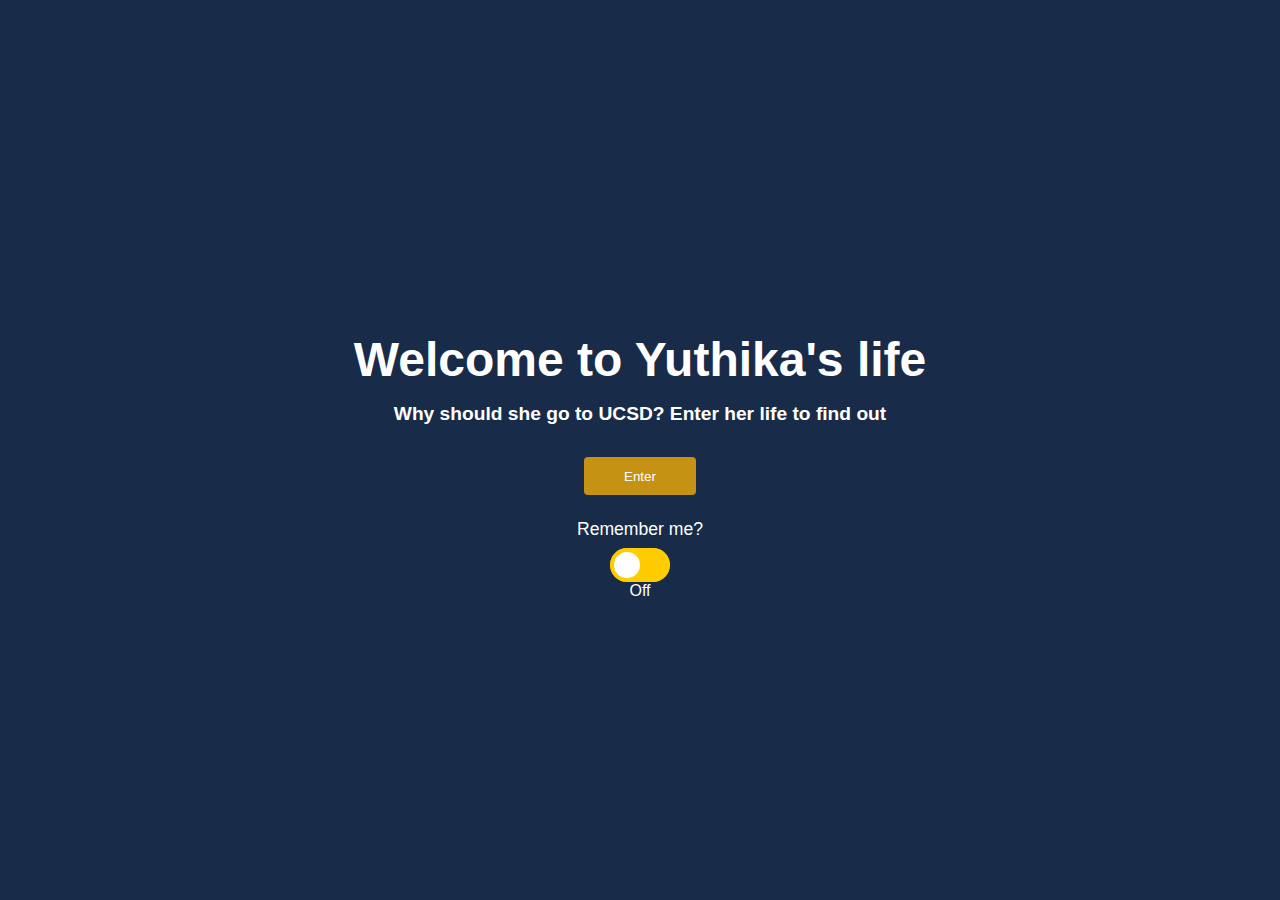
<file: index.html>
<!DOCTYPE html>
<html>
<head>
    <title>Welcome to Yuthika's life</title>
    <link rel="stylesheet" type="text/css" href="styles.css">
    <style>
        /* Styling preloader */
        .preloader {
            position: fixed;
            top: 0;
            left: 0;
            width: 100vw;
            height: 100vh;
            background-color: rgba(255, 255, 255, 0.8); /* Semi-transparent background */
            display: none; /* Initially hidden */
            justify-content: center;
            align-items: center;
            z-index: 1000;
        }

        .preloader img {
            max-width: 90%; /* Set maximum width for responsiveness */
            max-height: 90%; /* Set maximum height for responsiveness */
        }

        /* Your existing styles */
        h1,
        h2,
        .on-off-label {
            color: white; /* Set text color to white */
        }

        #toggleMessage {
            color: white; /* Set text color to white */
            font-family: Jokerman, cursive; /* Set font to Jokerman */
            font-size: 28px; /* Increase font size */
            display: none; /* Initially hidden */
        }
    </style>
</head>
<body>
    <!-- Your existing content -->
    <h1>Welcome to Yuthika's life</h1>
    <h2>Why should she go to UCSD? Enter her life to find out</h2>

    <!-- Button to trigger preloader -->
    <button id="loginButton" class="bigButton">Enter</button>
    
    <!-- Preloader with GIF -->
    <div class="preloader" id="preloader">
        <img src="Copy of Me.gif" alt="Loading..." style="width: 600px; height: 400px;">
    </div>

    <!-- Your existing content -->
    <div class="toggleContainer">
        <label for="toggleButton" class="rememberLabel">Remember me?</label>
        <label class="switch">
            <input type="checkbox" id="toggleButton">
            <span class="slider round"></span>
        </label>
        <span class="on-off-label">Off</span>
    </div>
    <p id="toggleMessage">please</p>

    <!-- Your existing script -->
    <script src="script.js"></script>
    <script>
        // Get the preloader element
        var preloader = document.getElementById("preloader");

        // Add event listener to the enter button
        document.getElementById("loginButton").addEventListener("click", function() {
            // Show the preloader
            preloader.style.display = "flex";

            // Navigate to next page after a delay
            setTimeout(function() {
                window.location.href = "Page1.html"; // Replace with the URL of your next page
            }, 5000); // Adjust the delay (in milliseconds) as needed
        });

        // Toggle the display of "please" message based on the toggle button state
        document.getElementById("toggleButton").addEventListener("change", function() {
            var toggleMessage = document.getElementById("toggleMessage");
            toggleMessage.style.display = this.checked ? "block" : "none";

            // Toggle between "On" and "Off" labels
            var onOffLabel = document.querySelector(".on-off-label");
            onOffLabel.textContent = this.checked ? "On" : "Off";
        });
    </script>
</body>
</html>
</file>
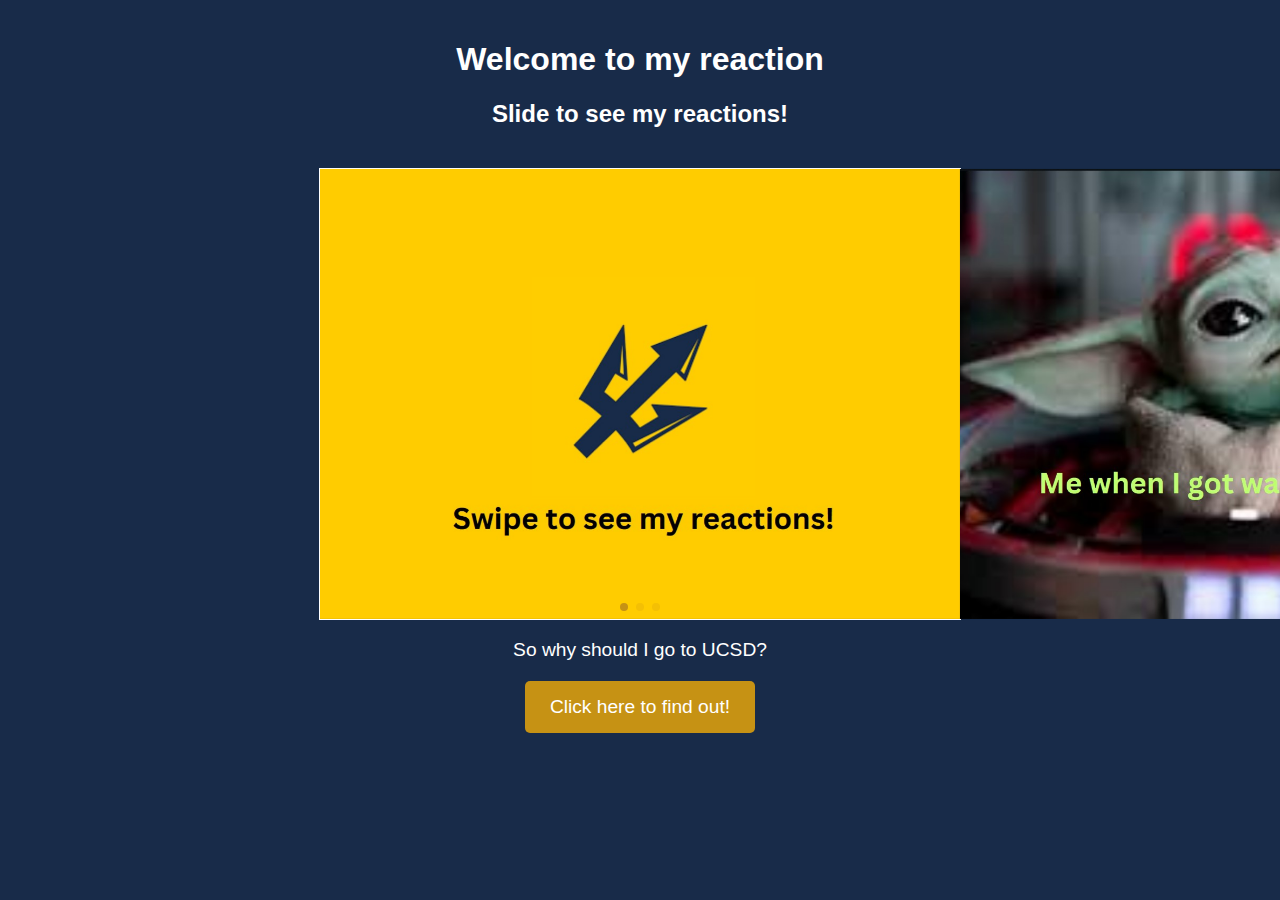
<file: Page1.html>
<script src="scripts2.js"></script>
<!DOCTYPE html>
<html>
<head>
    <title>Reaction page</title>
    <link rel="stylesheet" href="https://unpkg.com/swiper/swiper-bundle.min.css">
    <style>
        body {
            background-color: #182b49;
            font-family: Arial, sans-serif;
            color: white;
            margin: 0;
            padding: 0;
        }

        .header {
            text-align: center;
            padding: 20px;
        }

        .swiper-container {
            width: 50%;
            height: 50vh; /* Adjust height as needed */
            border: 1px solid white;
            margin: 0 auto; /* Center the slider horizontally */
            position: relative; /* Position relative for pagination */
        }

        .swiper-slide {
            width: 100%;
            height: 100%;
            background-size: cover;
            background-repeat: no-repeat;
            background-position: center;
        }

        .swiper-pagination {
            position: absolute;
            bottom: 10px; /* Adjust the distance from the bottom */
            left: 0; /* Position dots on the left */
            right: 0; /* Position dots on the right */
            margin: 0 auto; /* Center horizontally */
            z-index: 10; /* Ensure dots are above the slides */
        }

        .swiper-pagination-bullet {
            background-color: #c69214 !important;
        }

        h1, h2 {
            text-align: center;
        }

        .bigButton {
            background-color: #c69214;
            color: white;
            padding: 15px 25px; /* Increased padding */
            border: none;
            border-radius: 5px;
            cursor: pointer;
            display: block;
            margin: 20px auto;
            text-align: center;
            font-size: 1.2rem; /* Increased font size */
        }

        .bigButton:hover {
            background-color: #ffcc00;
        }

        .buttonText {
            color: white;
            font-size: 1.2rem; /* Increased font size */
        }

        .ucsdText {
            color: white;
            text-align: center;
            margin-bottom: 10px;
            font-size: 1.2rem; /* Increased font size */
        }
    </style>
</head>
<body>
    <div class="header">
        <h1>Welcome to my reaction</h1>
        <h2>Slide to see my reactions!</h2>
    </div>

    <div class="swiper-container">
        <div class="swiper-wrapper">
            <div class="swiper-slide" style="background-image:url('random\ 1.jpg')"></div>
            <div class="swiper-slide" style="background-image:url('random\ 3.jpg')"></div>
            <div class="swiper-slide" style="background-image:url('random\ 4.jpg')"></div>
        </div>
        <div class="swiper-pagination"></div>
    </div>

    <p class="ucsdText">So why should I go to UCSD?</p>

    <button id="ucsdButton" class="bigButton" onclick="window.location.href='page2.html'">
        <span class="buttonText">Click here to find out!</span>
    </button>

    <script src="https://unpkg.com/swiper/swiper-bundle.min.js"></script>
    <script>
        document.addEventListener('DOMContentLoaded', function () {
            var swiper = new Swiper('.swiper-container', {
                direction: 'horizontal',
                loop: true,
                pagination: {
                    el: '.swiper-pagination',
                },
                autoplay: {
                    delay: 3000, // milliseconds
                },
                speed: 1000, // milliseconds
            });
        });
    </script>
</body>
</html>
</file>
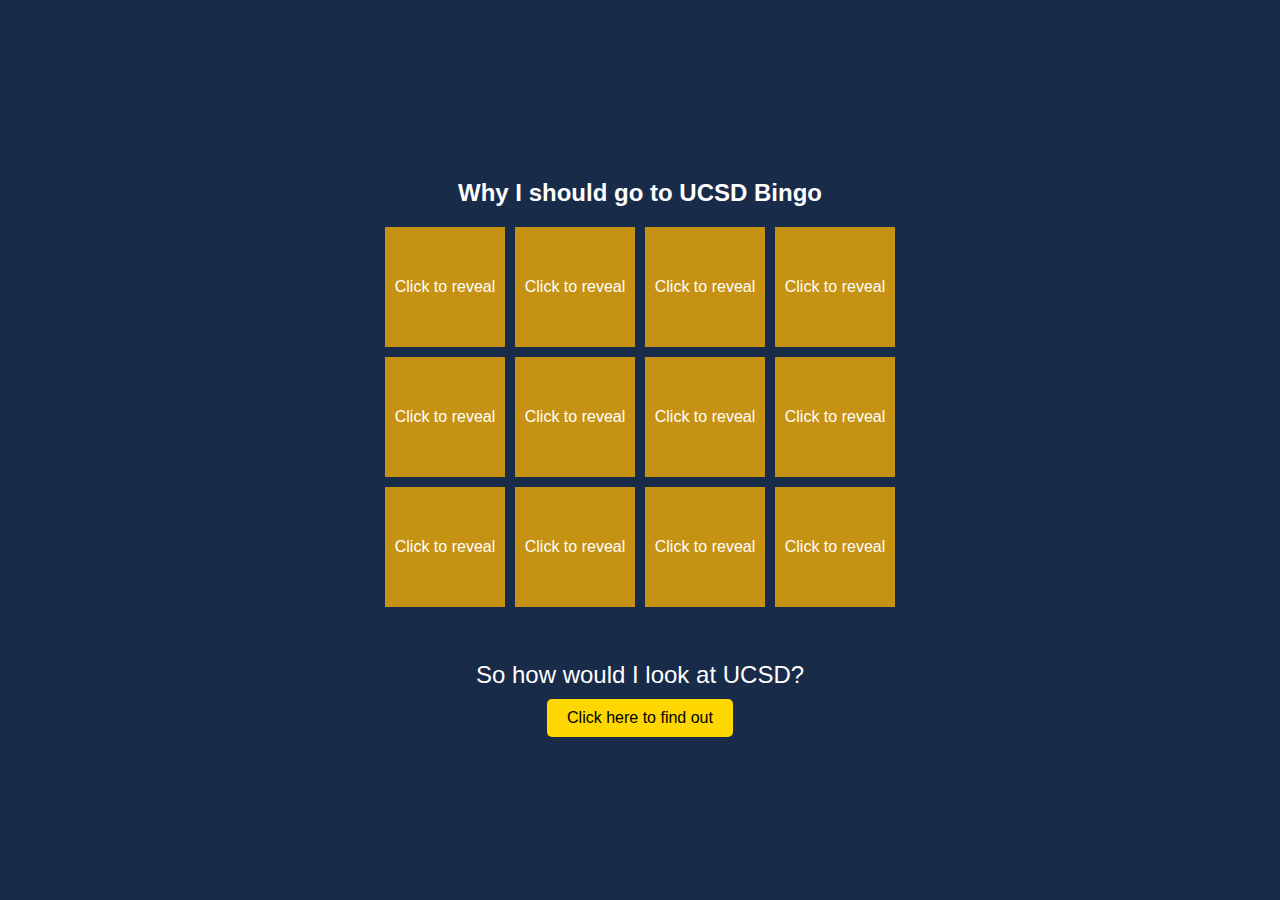
<file: page2.html>
<!DOCTYPE html>
<html lang="en">
<head>
    <meta charset="UTF-8">
    <meta name="viewport" content="width=device-width, initial-scale=1.0">
    <title>Why I should go to UCSD Bingo</title>
    <style>
        body {
            background-color: #182b49;
            font-family: Arial, sans-serif;
            color: white;
            margin: 0;
            padding: 0;
            display: flex;
            flex-direction: column;
            align-items: center;
            justify-content: center;
            height: 100vh;
        }

        .bingo-title {
            font-size: 24px;
            margin-bottom: 20px;
        }

        .bingo-row {
            display: flex;
            justify-content: center;
            align-items: center;
            margin-bottom: 10px;
        }

        .bingo-card {
            width: 120px; /* Adjust card width */
            height: 120px; /* Adjust card height */
            background-color: #c69214;
            display: flex;
            justify-content: center;
            align-items: center;
            color: white; /* Text color */
            cursor: pointer;
            transition: background-color 0.3s ease;
            margin-right: 10px;
        }

        .bingo-card:last-child {
            margin-right: 0;
        }

        .bingo-card:hover {
            background-color: #ffcc00; /* Change color on hover */
        }

        .bingo-text {
            text-align: center;
        }

        .find-out {
            margin-top: 20px;
            display: flex;
            flex-direction: column;
            align-items: center;
        }

        .find-out p {
            font-size: 20px; /* Increase the size of the text */
            margin-bottom: 10px; /* Add spacing below the text */
        }

        .find-out button {
            background-color: #FFD700; /* Yellow */
            color: black; /* Black text on yellow button */
            padding: 10px 20px;
            font-size: 16px;
            border: none;
            border-radius: 5px;
            cursor: pointer;
            text-decoration: none; /* Remove underline */
        }

        .find-out button:hover {
            background-color: #FFC100; /* Darker yellow on hover */
        }
    </style>
</head>
<body>
    <h1 class="bingo-title">Why I should go to UCSD Bingo</h1>

    <div class="bingo-row">
        <div class="bingo-card" onclick="revealText(this, 'I made this website before my portfolio website because I love UCSD')">
            <div class="bingo-text">Click to reveal</div>
        </div>
        <div class="bingo-card" onclick="revealText(this, 'I want to be the first CS developer in my family')">
            <div class="bingo-text">Click to reveal</div>
        </div>
        <div class="bingo-card" onclick="revealText(this, 'I want to write Love and Breakup Letters to the library')">
            <div class="bingo-text">Click to reveal</div>
        </div>
        <div class="bingo-card" onclick="revealText(this, 'I want to continue researching wild animal detection in farmlands at Undergraduate Research Hub.')">
            <div class="bingo-text">Click to reveal</div>
        </div>
    </div>

    <div class="bingo-row">
        <div class="bingo-card" onclick="revealText(this, 'I want to encourage people to leverage technology for sustainability')">
            <div class="bingo-text">Click to reveal</div>
        </div>
        <div class="bingo-card" onclick="revealText(this, 'I want to be guided by Professors Vineet Bafna and Katie Cezo')">
            <div class="bingo-text">Click to reveal</div>
        </div>
        <div class="bingo-card" onclick="revealText(this, 'I want to display my Triton Pride')">
            <div class="bingo-text">Click to reveal</div>
        </div>
        <div class="bingo-card" onclick="revealText(this, 'I want to encourage more girls in STEM')">
            <div class="bingo-text">Click to reveal</div>
        </div>
    </div>

    <div class="bingo-row">
        <div class="bingo-card" onclick="revealText(this, 'I am excited to use TritonGPT at campus')">
            <div class="bingo-text">Click to reveal</div>
        </div>
        <div class="bingo-card" onclick="revealText(this, 'I want to bridge the gap between humans and technology')">
            <div class="bingo-text">Click to reveal</div>
        </div>
        <div class="bingo-card" onclick="revealText(this, 'To learn more about AI projects like AI Fire-Detection Tool made by UCSD ')">
            <div class="bingo-text">Click to reveal</div>
        </div>
        <div class="bingo-card" onclick="revealText(this, 'I love UCSD since it is my top choice')">
            <div class="bingo-text">Click to reveal</div>
        </div>
    </div>

    <div class="find-out">
        <p style="font-size: 24px;">So how would I look at UCSD?</p> <!-- Bigger text size -->
        <a href="page3.html"><button>Click here to find out</button></a>
    </div>

    <script>
        function revealText(card, text) {
            card.innerHTML = "<div class='bingo-text'>" + text + "</div>"; // Add your text here
            card.style.backgroundColor = "#0056b3"; // Change background color
            card.style.transition = "none"; // Disable transition after reveal
            card.onclick = null; // Remove onclick event to prevent further clicks
        }
    </script>
</body>
</html>
</file>
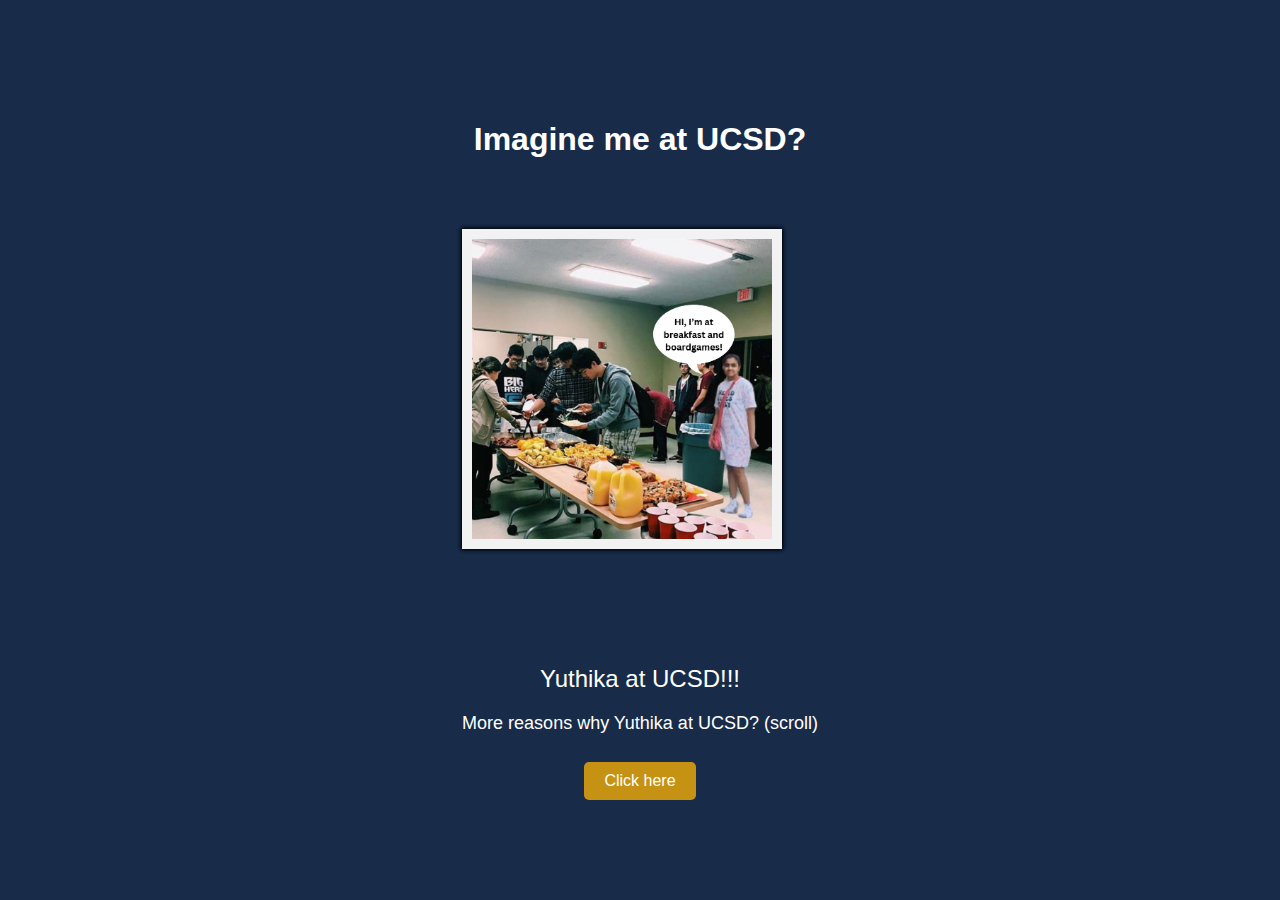
<file: page3.html>
<!DOCTYPE html>
<html lang="en">
<head>
  <meta charset="UTF-8">
  <meta name="viewport" content="width=device-width, initial-scale=1.0">
  <title>Yuthika at UCSD</title>
  <style>
    body {
      margin: 0;
      min-height: 100vh;
      display: grid;
      place-content: center;
      background: #182b49; /* Set background color */
      color: white; /* Set text color */
      overflow: auto; /* Allow scrolling */
    }

    h1 {
      font-family: sans-serif; /* Change font to sans-serif */
      text-align: center;
    }

    .gallery {
      --d: 10s;
      display: grid;
      width: 300px; /* Adjust the width of the gallery */
      grid-template-columns: repeat(auto-fill, minmax(220px, 1fr)); /* Adjust the column layout */
      gap: 20px; /* Adjust the gap between images */
      margin-top: 50px; /* Adjust the margin-top to move the carousel down */
    }

    .gallery > img {
      grid-area: 1/1;
      width: 100%;
      aspect-ratio: 1;
      object-fit: cover;
      border: 10px solid #f2f2f2;
      box-shadow: 0 0 4px #0007;
      z-index: 2;
      animation: slide var(--d) infinite, z-order var(--d) infinite steps(1);
    }

    .gallery img:last-child {
      animation-name: slide, z-order-last;
    }

    .gallery > img:nth-child(1) {
      animation-delay: calc(0*var(--d));
      --r: -18deg; /* Increased orientation */
    }

    .gallery > img:nth-child(2) {
      animation-delay: calc(-0.2*var(--d));
      --r: -16deg; /* Increased orientation */
    }

    .gallery > img:nth-child(3) {
      animation-delay: calc(-0.4*var(--d));
      --r: 38deg; /* Increased orientation */
    }

    .gallery > img:nth-child(4) {
      animation-delay: calc(-0.6*var(--d));
      --r: -32deg; /* Increased orientation */
    }

    .gallery > img:nth-child(5) {
      animation-delay: calc(-0.8*var(--d));
      --r: -20deg; /* Increased orientation */
    }

    @keyframes slide {
      10% {
        transform: translateX(120%) rotate(var(--r));
      }
      0%, 100%, 20% {
        transform: translateX(0%) rotate(var(--r));
      }
    }
    @keyframes z-order {
      10%, 20% {
        z-index: 1;
      }
      80% {
        z-index: 2;
      }
    }
    @keyframes z-order-last {
      10%, 20% {
        z-index: 1;
      }
      90% {
        z-index: 2;
      }
    }

    .changing-text {
      text-align: center;
      font-size: 24px; /* Adjust the font size as desired */
      margin-top: 80px; /* Adjust the margin-top to position the text slightly up */
      font-family: sans-serif; /* Change font to sans-serif */
    }

    /* Style for the placeholder sentence */
    .placeholder-sentence {
      font-size: 18px; /* Increase font size */
      font-family: sans-serif; /* Change font to sans-serif */
      text-align: center;
      margin-top: 20px; /* Adjust margin */
    }

    /* Style for the button */
    .yellow-button {
      background-color: #c69214; /* Yellow color */
      color: white; /* Text color */
      padding: 10px 20px;
      border: none;
      border-radius: 5px;
      text-decoration: none;
      font-size: 16px;
      font-family: sans-serif; /* Change font to sans-serif */
      display: block;
      margin: 0 auto; /* Center the button */
      margin-top: 10px; /* Adjust margin */
    }
  </style>
</head>
<body>
  <h1>Imagine me at UCSD?</h1>
  <div class="gallery">
    <img src="random 6.jpg" alt="a lovely kiss in the night">
    <img src="random 7.jpg" alt="a woman inside a car">
    <img src="random 8.jpg" alt="a baby">
    <img src="random 9.jpg" alt="a woman inside a car">
    <img src="random 10.jpg" alt="a baby">
  </div>
  <br><br>
  <div class="changing-text"></div>

  <!-- Placeholder sentence -->
  <p class="placeholder-sentence">More reasons why Yuthika at UCSD? (scroll)</p>

  <!-- Button linking to page4.html -->
  <a href="page4.html" class="yellow-button">Click here</a>

  <script>
    function rotateText() {
      const textList = ['Yuthika at UCSD!!!', 'Yuthika at UCSD!!!', 'Yuthika at UCSD!!!', 'Yuthika at UCSD!!!', 'Yuthika at UCSD!!!'];
      const rotationDuration = 2000;
  
      let currentIndex = 0;
  
      function updateText() {
        const changingDiv = document.querySelector('.changing-text');
        if (!changingDiv) {
          console.error('No element found with class "changing-text"');
          return;
        }
        changingDiv.textContent = textList[currentIndex];
        currentIndex = (currentIndex + 1) % textList.length;
        setTimeout(updateText, rotationDuration);
      }
  
      updateText();
    }
  
    rotateText();
  </script>
</body>
</html>
</file>
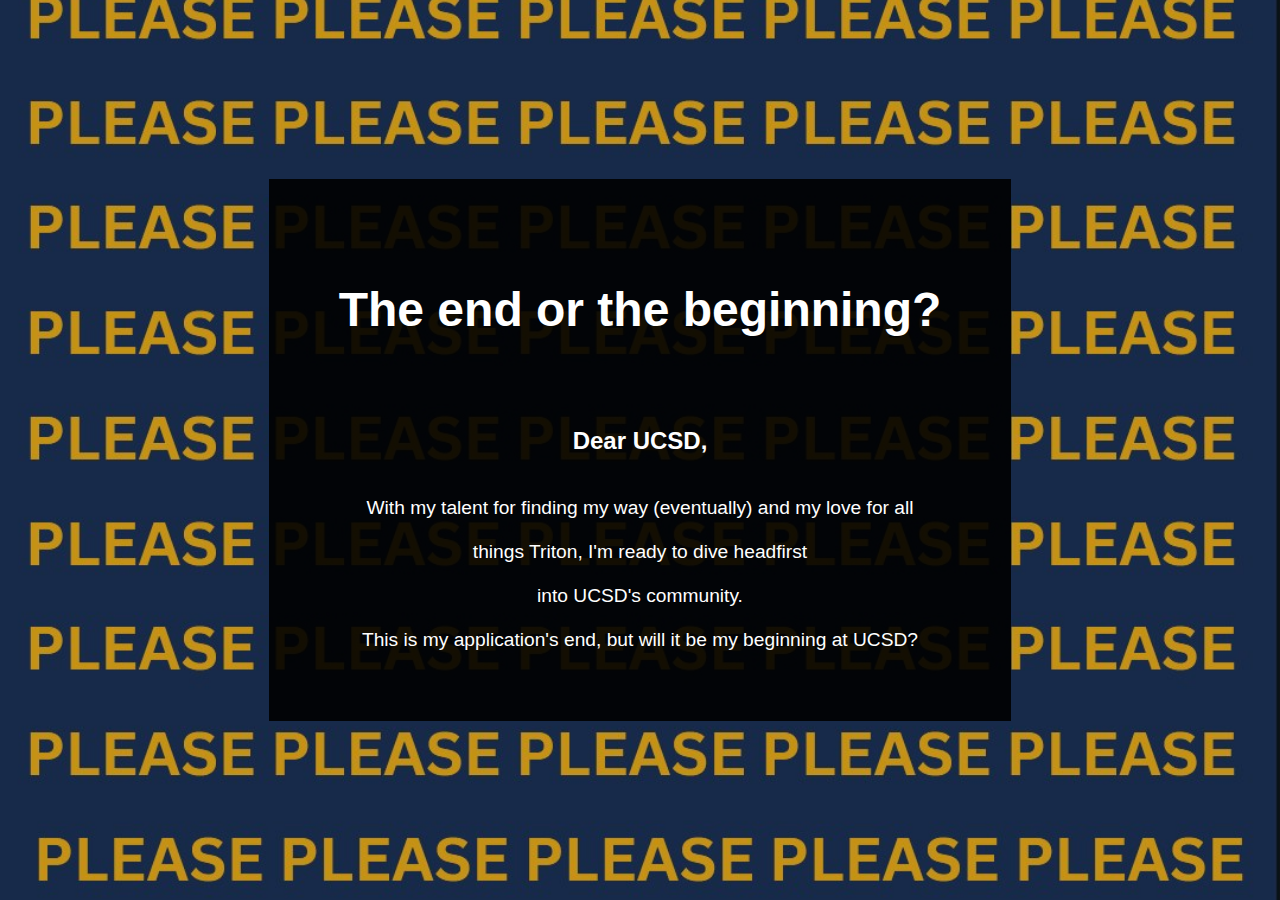
<file: page4.html>
<!DOCTYPE html>
<html lang="en">
<head>
  <meta charset="UTF-8">
  <meta name="viewport" content="width=device-width, initial-scale=1.0">
  <title>I love UCSD</title>
  <style>
    body {
      margin: 0;
      padding: 0;
      font-family: Arial, sans-serif;
    }

    .container {
      background-image: url('random 5.jpg'); /* Local image */
      background-size: cover;
      background-position: center;
      width: 100%; /* Adjusted width */
      height: 80vh; /* Adjusted height */
      height: 100vh;
      display: flex;
      justify-content: center;
      align-items: center;
    }

    .content {
      background-color: rgba(0, 0, 0, 0.9); /* Black with some transparency */
      padding: 70px;
      text-align: center;
      color: white;
    }

    .content h1 {
      font-size: 3em;
      margin-bottom: 90px;
    }

    .content p {
      font-size: 1.2em;
      margin-bottom: 0px;
    }
  </style>
</head>
<body>
  <div class="container">
    <div class="content">
      <h1>The end or the beginning?</h1>
      <h2>Dear UCSD,</h2>
      <p> <br>With my talent for finding my way (eventually) and my love for all </br>
          <br> things Triton, I'm ready to dive headfirst </br>
          <br> into UCSD's community.</br>
          <br>This is my application's end, but will it be my beginning at UCSD?</br>
         
       </p>
    </div>
  </div>
</body>
</html>
</file>
<file: styles.css>
body {
  display: flex;
  flex-direction: column;
  align-items: center;
  justify-content: center;
  height: 100vh;
  margin: 0;
  padding: 0;
  background-color: #182b49;
  font-family: 'Roboto', sans-serif;
}

h1 {
  font-size: 3rem;
  color: #ffffff;
  margin-bottom: 0.5rem;
}

h2 {
  font-size: 1.2rem;
  color: #ffffff !important;
  margin-top: 0.5rem;
  margin-bottom: 2rem;
}

a {
  color: #ffffff;
  text-decoration: none;
  margin-left: 0.5rem;
}

.bigButton {
  background-color: #c69214;
  color: #ffffff;
  padding: 0.7rem 2.5rem;
  border: none;
  border-radius: 0.25rem;
  cursor: pointer;
  margin-bottom: 1rem;
}

.bigButton:hover {
  background-color: #ffcc00;
}

.toggleContainer {
  display: flex;
  flex-direction: column;
  align-items: center;
  margin-top: 0.5rem;
}

.switch {
  position: relative;
  display: inline-block;
  width: 60px;
  height: 34px;
  background-color: #c69214;
  border-radius: 34px;
  margin-top: 0.5rem;
}

.switch input {
  opacity: 0;
  width: 0;
  height: 0;
}

.slider {
  position: absolute;
  cursor: pointer;
  top: 0;
  left: 0;
  right: 0;
  bottom: 0;
  background-color: #ffcc00;
  -webkit-transition: .4s;
  transition: .4s;
  border-radius: 34px;
}

.slider:before {
  position: absolute;
  content: "";
  height: 26px;
  width: 26px;
  left: 4px;
  bottom: 4px;
  background-color: #ffffff;
  -webkit-transition: .4s;
  transition: .4s;
  border-radius: 50%;
}

input:checked + .slider {
  background-color: #ffcc00;
}

input:checked + .slider:before {
  -webkit-transform: translateX(26px);
  -ms-transform: translateX(26px);
  transform: translateX(26px);
}

.rememberLabel {
  font-size: 1.1rem;
  color: #ffffff;
}

.switch input:checked + .slider::before {
  bottom: 7px; /* Adjusted position */
}

.onText,
.offText {
    position: relative;
    color: #ffffff;
    font-size: 0.8rem;
    display: inline-block;
    margin-top: 8px;
    text-align: center; /* Center the text horizontally */
    width: 100%; /* Ensure the text takes full width */
}

.switch input:checked + .slider .onText {
  display: block;
  right: 5px;
  left: auto;
}

.switch input:not(:checked) + .slider .offText {
  display: block;
  left: 5px;
  right: auto;
}
</file>
